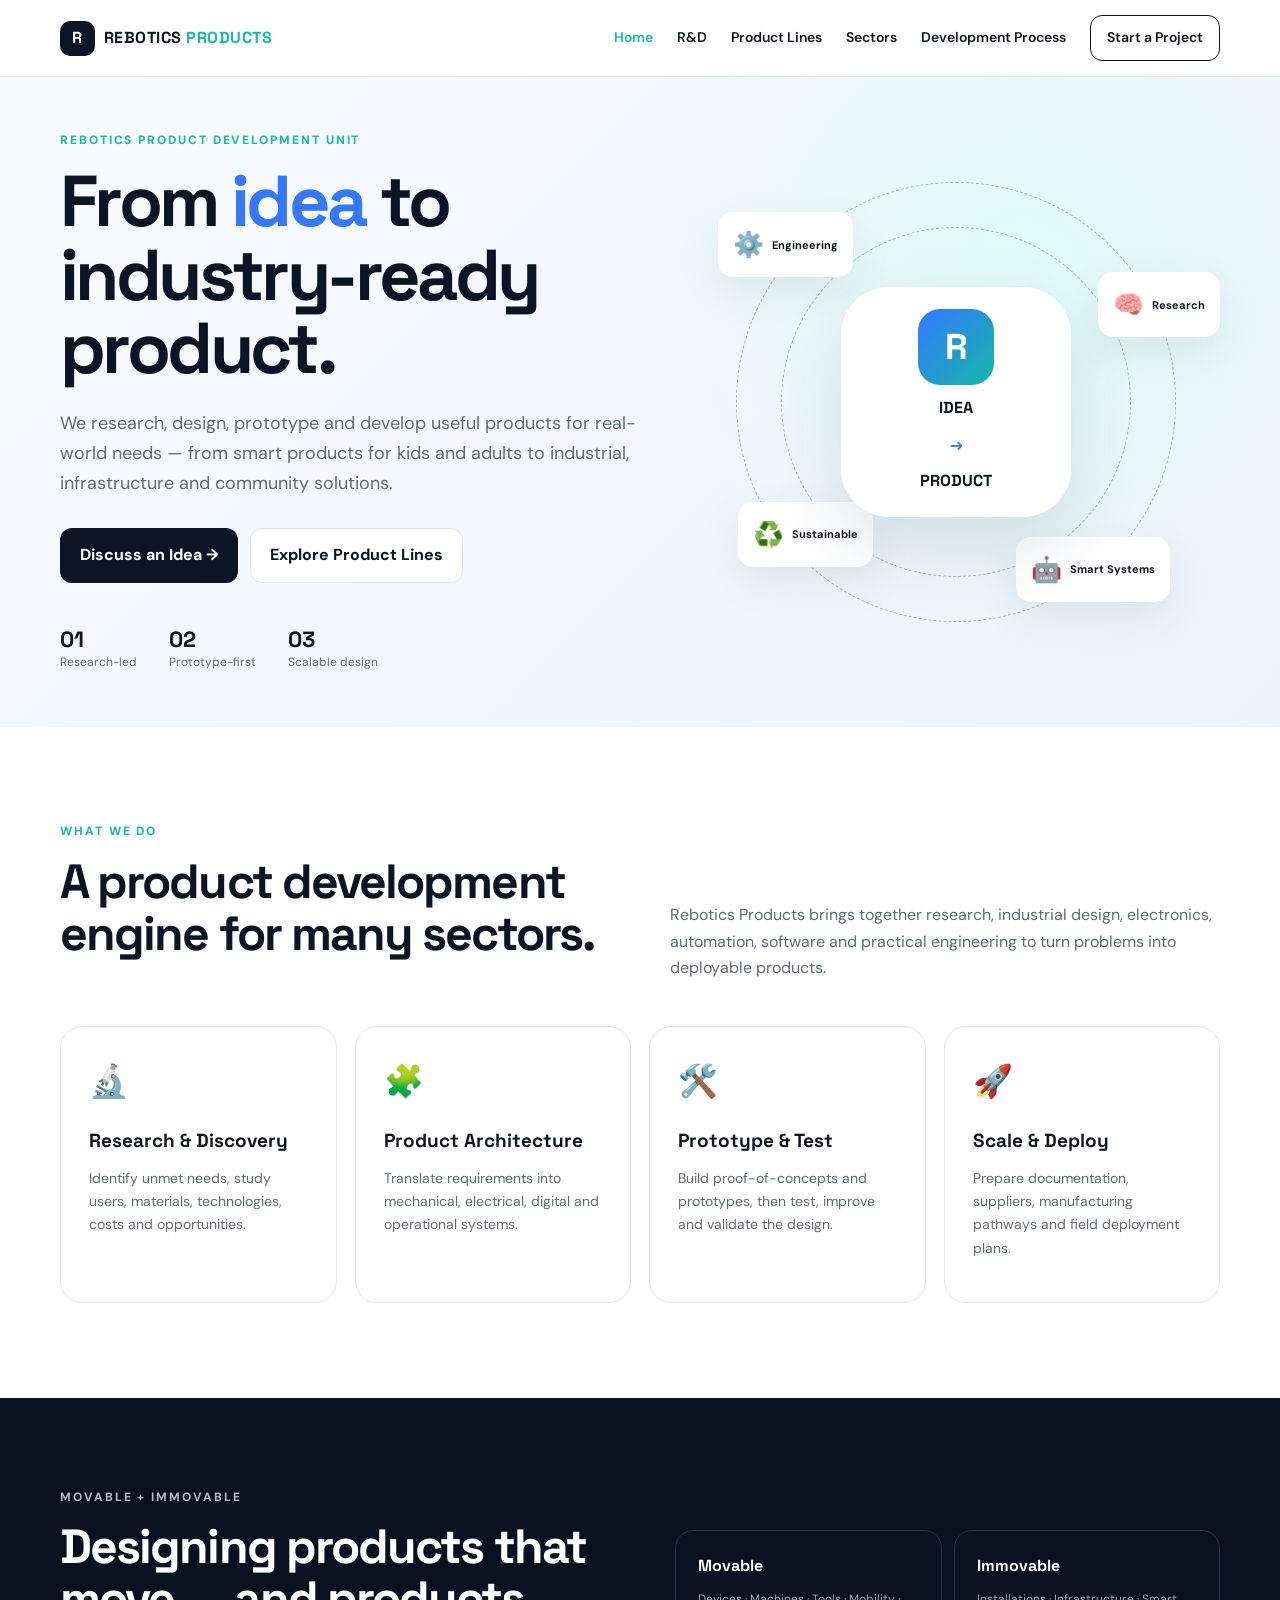
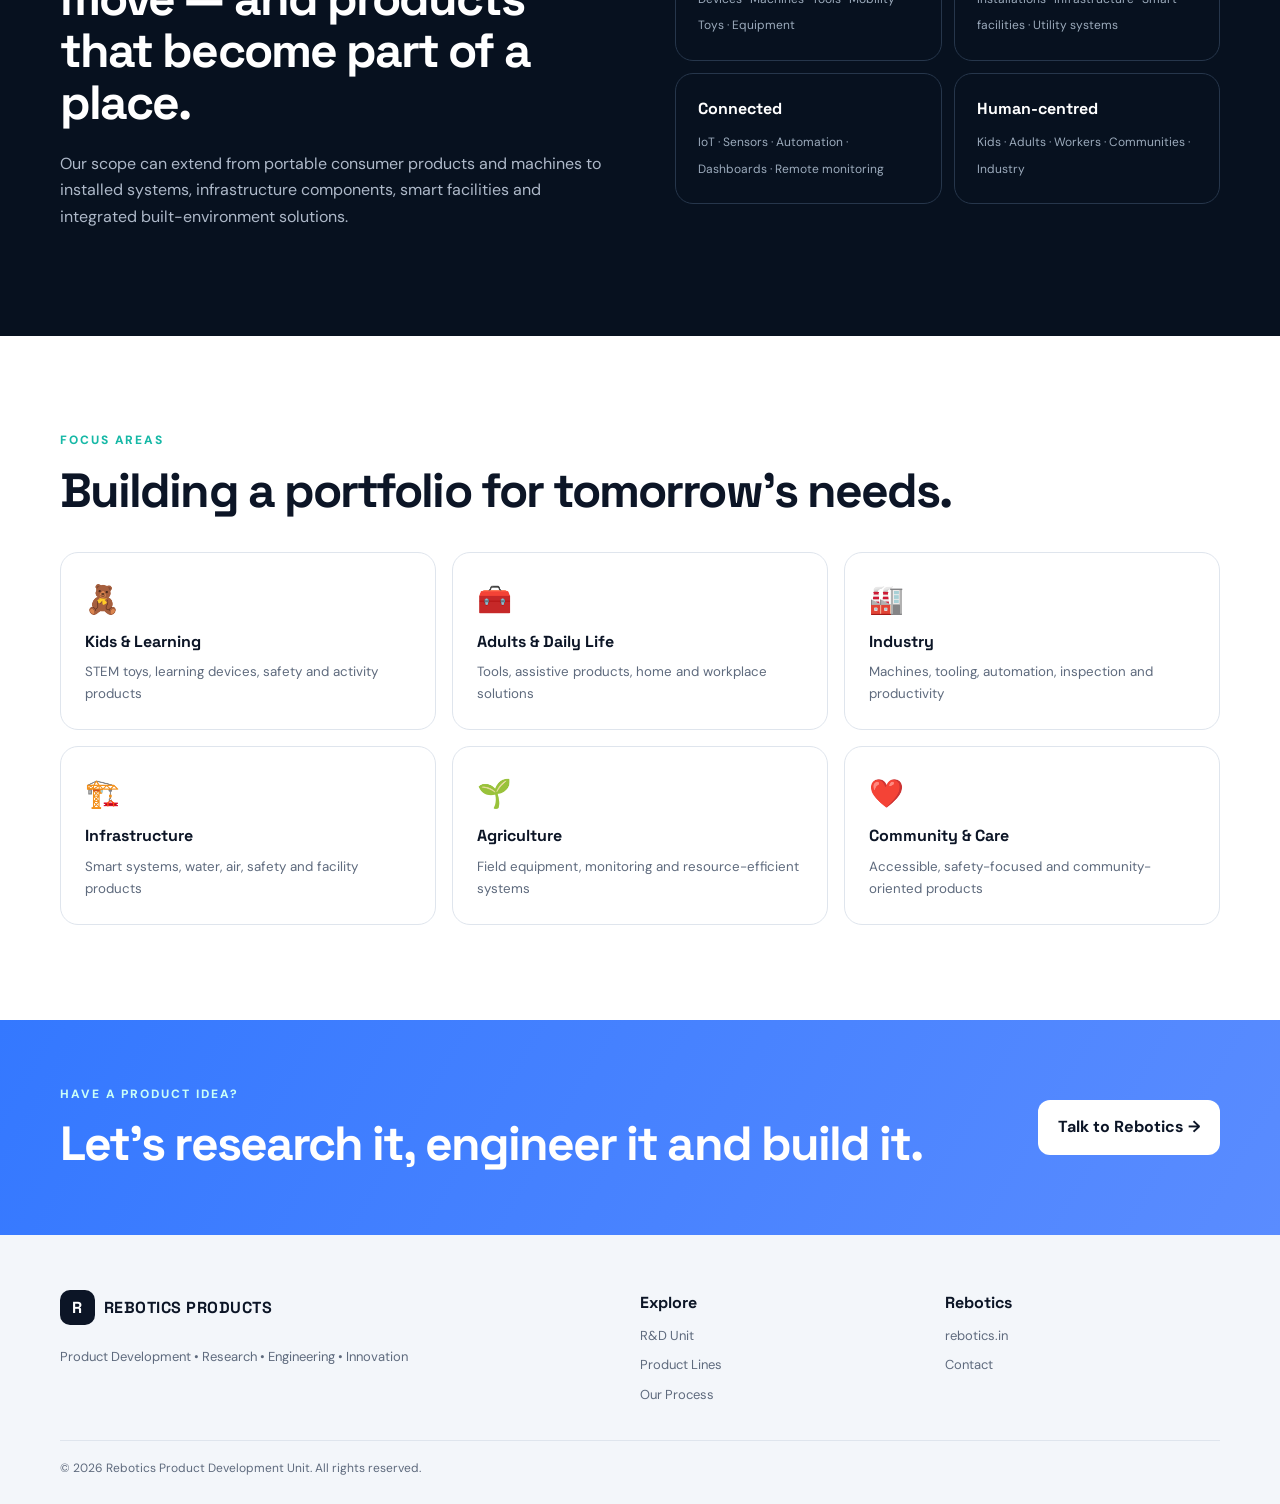
<file: index.html>
<!DOCTYPE html>
<html lang="en">
<head>
<meta charset="UTF-8">
<meta name="viewport" content="width=device-width, initial-scale=1.0">
<meta name="description" content="Rebotics Product Development Unit — research, engineering and development of movable and immovable products for industry, communities, kids and adults.">
<title>Rebotics Products | Product Development & R&D</title>
<link rel="stylesheet" href="style.css">
</head>
<body>
<header class="site-header">
  <div class="container nav">
    <a class="brand" href="index.html"><span class="brand-mark">R</span><span>REBOTICS<span class="accent"> PRODUCTS</span></span></a>
    <button class="menu" aria-label="Open menu">☰</button>
    <nav>
      <a class="active" href="index.html">Home</a>
      <a href="research.html">R&D</a>
      <a href="products.html">Product Lines</a>
      <a href="sectors.html">Sectors</a>
      <a href="process.html">Development Process</a>
      <a href="contact.html" class="nav-cta">Start a Project</a>
    </nav>
  </div>
</header>

<main>
<section class="hero">
  <div class="hero-grid container">
    <div>
      <p class="eyebrow">REBOTICS PRODUCT DEVELOPMENT UNIT</p>
      <h1>From <span>idea</span> to industry-ready product.</h1>
      <p class="hero-copy">We research, design, prototype and develop useful products for real-world needs — from smart products for kids and adults to industrial, infrastructure and community solutions.</p>
      <div class="actions">
        <a class="btn primary" href="contact.html">Discuss an Idea →</a>
        <a class="btn secondary" href="products.html">Explore Product Lines</a>
      </div>
      <div class="stats">
        <div><strong>01</strong><span>Research-led</span></div>
        <div><strong>02</strong><span>Prototype-first</span></div>
        <div><strong>03</strong><span>Scalable design</span></div>
      </div>
    </div>
    <div class="hero-art">
      <div class="orbit o1"></div><div class="orbit o2"></div>
      <div class="product-core">
        <div class="chip">R</div>
        <span>IDEA</span><b>→</b><span>PRODUCT</span>
      </div>
      <div class="float-card c1">⚙️<small>Engineering</small></div>
      <div class="float-card c2">🧠<small>Research</small></div>
      <div class="float-card c3">♻️<small>Sustainable</small></div>
      <div class="float-card c4">🤖<small>Smart Systems</small></div>
    </div>
  </div>
</section>

<section class="section">
<div class="container">
  <div class="section-head">
    <div><p class="eyebrow">WHAT WE DO</p><h2>A product development engine for many sectors.</h2></div>
    <p>Rebotics Products brings together research, industrial design, electronics, automation, software and practical engineering to turn problems into deployable products.</p>
  </div>
  <div class="cards four">
    <article class="card"><div class="icon">🔬</div><h3>Research & Discovery</h3><p>Identify unmet needs, study users, materials, technologies, costs and opportunities.</p></article>
    <article class="card"><div class="icon">🧩</div><h3>Product Architecture</h3><p>Translate requirements into mechanical, electrical, digital and operational systems.</p></article>
    <article class="card"><div class="icon">🛠️</div><h3>Prototype & Test</h3><p>Build proof-of-concepts and prototypes, then test, improve and validate the design.</p></article>
    <article class="card"><div class="icon">🚀</div><h3>Scale & Deploy</h3><p>Prepare documentation, suppliers, manufacturing pathways and field deployment plans.</p></article>
  </div>
</div>
</section>

<section class="dark-section">
<div class="container split">
  <div><p class="eyebrow">MOVABLE + IMMOVABLE</p><h2>Designing products that move — and products that become part of a place.</h2><p>Our scope can extend from portable consumer products and machines to installed systems, infrastructure components, smart facilities and integrated built-environment solutions.</p></div>
  <div class="matrix">
    <div><b>Movable</b><span>Devices · Machines · Tools · Mobility · Toys · Equipment</span></div>
    <div><b>Immovable</b><span>Installations · Infrastructure · Smart facilities · Utility systems</span></div>
    <div><b>Connected</b><span>IoT · Sensors · Automation · Dashboards · Remote monitoring</span></div>
    <div><b>Human-centred</b><span>Kids · Adults · Workers · Communities · Industry</span></div>
  </div>
</div>
</section>

<section class="section">
<div class="container">
  <p class="eyebrow">FOCUS AREAS</p><h2>Building a portfolio for tomorrow's needs.</h2>
  <div class="sector-grid">
    <a href="sectors.html#kids"><span>🧸</span><b>Kids & Learning</b><small>STEM toys, learning devices, safety and activity products</small></a>
    <a href="sectors.html#adult"><span>🧰</span><b>Adults & Daily Life</b><small>Tools, assistive products, home and workplace solutions</small></a>
    <a href="sectors.html#industry"><span>🏭</span><b>Industry</b><small>Machines, tooling, automation, inspection and productivity</small></a>
    <a href="sectors.html#infrastructure"><span>🏗️</span><b>Infrastructure</b><small>Smart systems, water, air, safety and facility products</small></a>
    <a href="sectors.html#agri"><span>🌱</span><b>Agriculture</b><small>Field equipment, monitoring and resource-efficient systems</small></a>
    <a href="sectors.html#health"><span>❤️</span><b>Community & Care</b><small>Accessible, safety-focused and community-oriented products</small></a>
  </div>
</div>
</section>

<section class="cta">
<div class="container cta-inner"><div><p class="eyebrow">HAVE A PRODUCT IDEA?</p><h2>Let's research it, engineer it and build it.</h2></div><a class="btn light" href="contact.html">Talk to Rebotics →</a></div>
</section>
</main>
<footer><div class="container footer-grid"><div><div class="brand"><span class="brand-mark">R</span><span>REBOTICS PRODUCTS</span></div><p>Product Development • Research • Engineering • Innovation</p></div><div><b>Explore</b><a href="research.html">R&D Unit</a><a href="products.html">Product Lines</a><a href="process.html">Our Process</a></div><div><b>Rebotics</b><a href="https://rebotics.in">rebotics.in</a><a href="contact.html">Contact</a></div></div><div class="container copyright">© 2026 Rebotics Product Development Unit. All rights reserved.</div></footer>
<script src="script.js"></script>
</body></html>
</file>
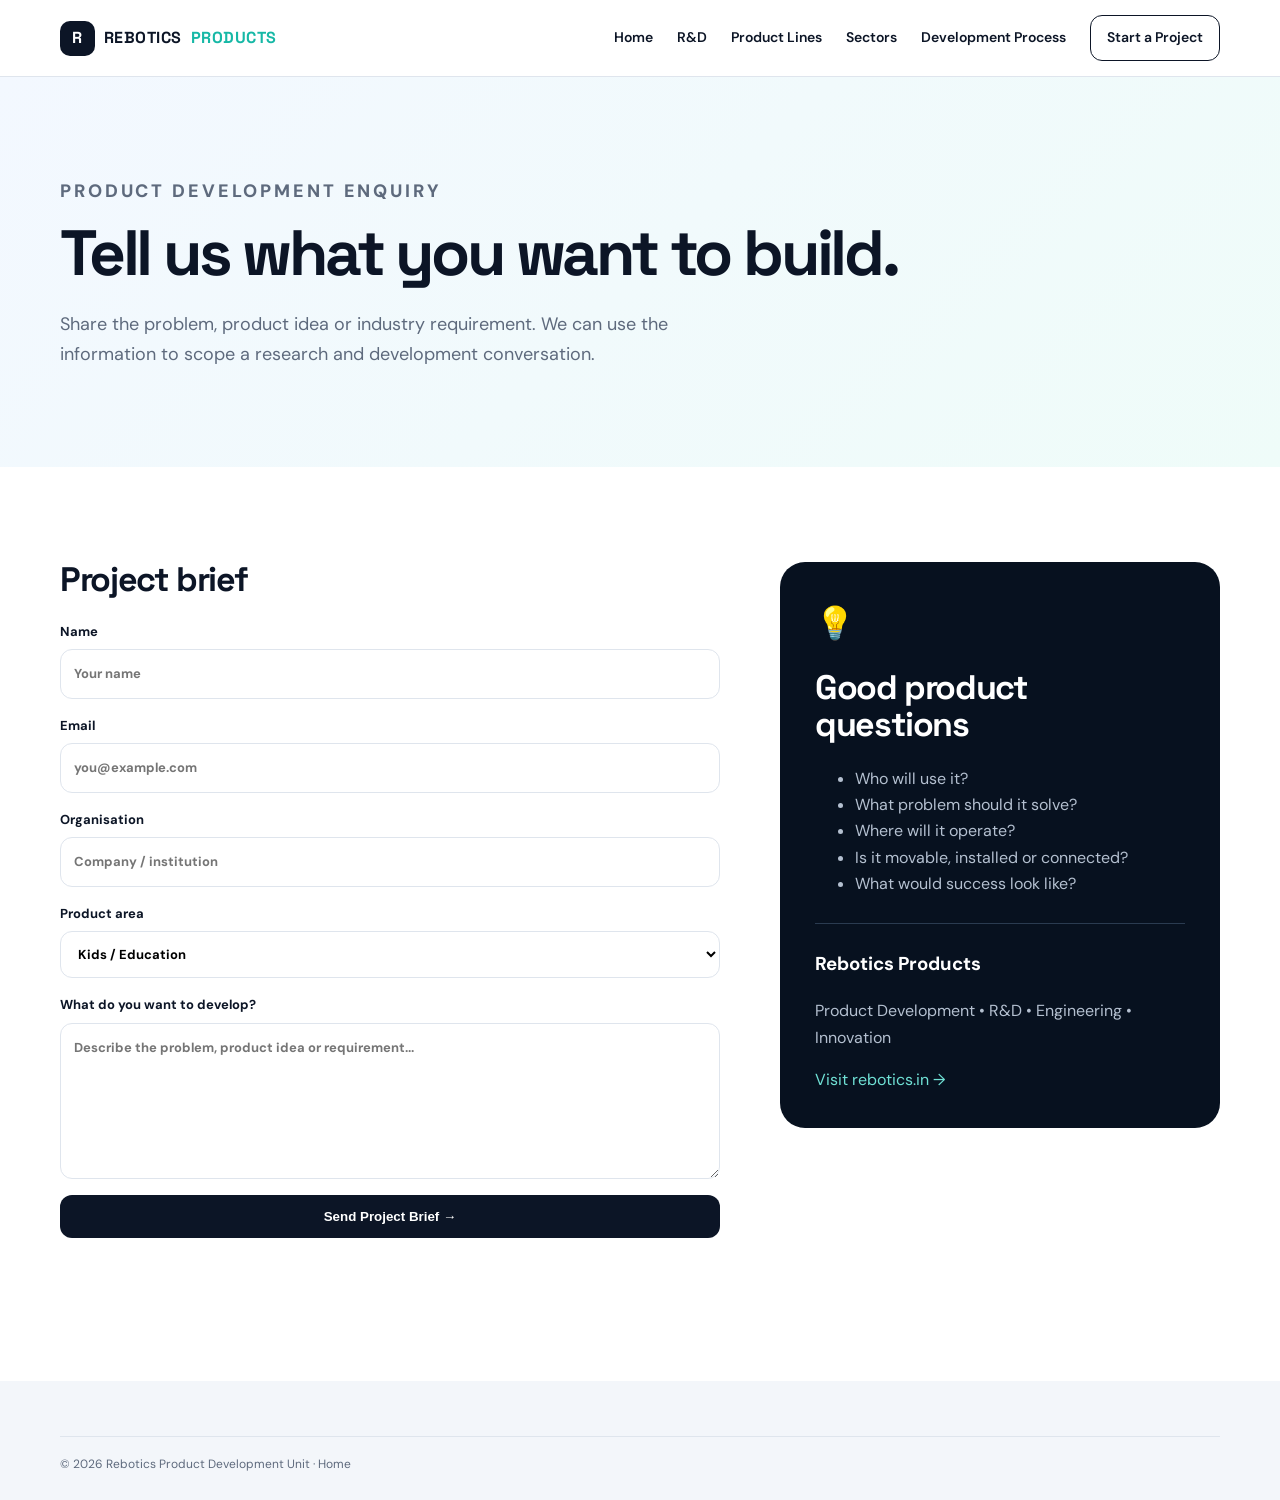
<file: contact.html>
<!DOCTYPE html><html lang="en"><head><meta charset="UTF-8"><meta name="viewport" content="width=device-width,initial-scale=1.0"><title>Start a Project | Rebotics Products</title><link rel="stylesheet" href="style.css"></head><body>
<header class="site-header"><div class="container nav"><a class="brand" href="index.html"><span class="brand-mark">R</span>REBOTICS <span class="accent">PRODUCTS</span></a><button class="menu">☰</button><nav><a href="index.html">Home</a><a href="research.html">R&D</a><a href="products.html">Product Lines</a><a href="sectors.html">Sectors</a><a href="process.html">Development Process</a><a class="active nav-cta" href="contact.html">Start a Project</a></nav></div></header>
<section class="page-hero"><div class="container"><p class="eyebrow">PRODUCT DEVELOPMENT ENQUIRY</p><h1>Tell us what you want to build.</h1><p>Share the problem, product idea or industry requirement. We can use the information to scope a research and development conversation.</p></div></section>
<section class="section"><div class="container contact-grid">
<div><h2>Project brief</h2><form onsubmit="submitForm(event)"><label>Name<input required type="text" placeholder="Your name"></label><label>Email<input required type="email" placeholder="you@example.com"></label><label>Organisation<input type="text" placeholder="Company / institution"></label><label>Product area<select><option>Kids / Education</option><option>Consumer / Adult</option><option>Industrial</option><option>Buildings / Infrastructure</option><option>Agriculture</option><option>Other</option></select></label><label>What do you want to develop?<textarea required rows="6" placeholder="Describe the problem, product idea or requirement..."></textarea></label><button class="btn primary" type="submit">Send Project Brief →</button><p id="form-status"></p></form></div>
<aside class="contact-card"><div class="icon">💡</div><h2>Good product questions</h2><ul><li>Who will use it?</li><li>What problem should it solve?</li><li>Where will it operate?</li><li>Is it movable, installed or connected?</li><li>What would success look like?</li></ul><hr><h3>Rebotics Products</h3><p>Product Development • R&D • Engineering • Innovation</p><a href="https://rebotics.in">Visit rebotics.in →</a></aside>
</div></section>
<footer><div class="container copyright">© 2026 Rebotics Product Development Unit · <a href="index.html">Home</a></div></footer><script src="script.js"></script></body></html>
</file>
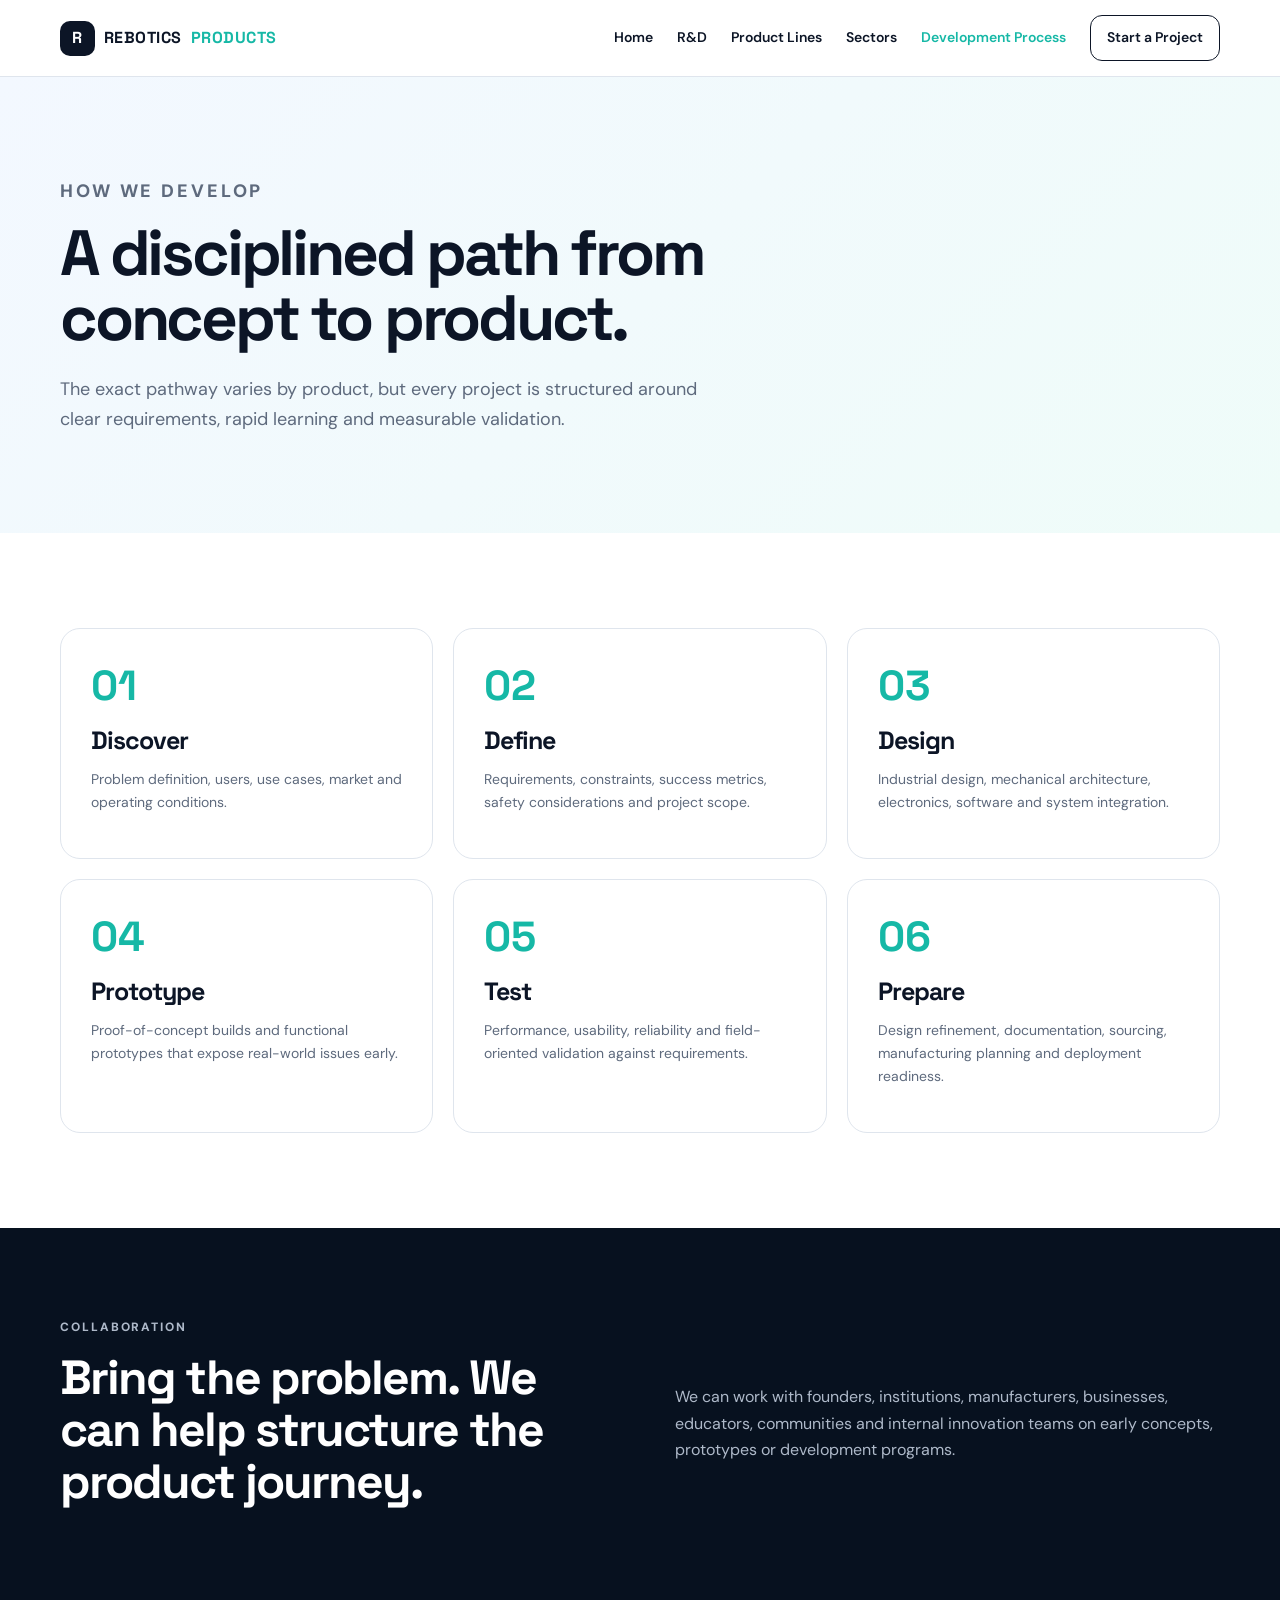
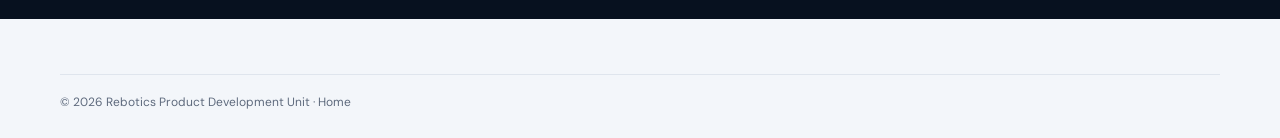
<file: process.html>
<!DOCTYPE html><html lang="en"><head><meta charset="UTF-8"><meta name="viewport" content="width=device-width,initial-scale=1.0"><title>Development Process | Rebotics Products</title><link rel="stylesheet" href="style.css"></head><body>
<header class="site-header"><div class="container nav"><a class="brand" href="index.html"><span class="brand-mark">R</span>REBOTICS <span class="accent">PRODUCTS</span></a><button class="menu">☰</button><nav><a href="index.html">Home</a><a href="research.html">R&D</a><a href="products.html">Product Lines</a><a href="sectors.html">Sectors</a><a class="active" href="process.html">Development Process</a><a href="contact.html" class="nav-cta">Start a Project</a></nav></div></header>
<section class="page-hero"><div class="container"><p class="eyebrow">HOW WE DEVELOP</p><h1>A disciplined path from concept to product.</h1><p>The exact pathway varies by product, but every project is structured around clear requirements, rapid learning and measurable validation.</p></div></section>
<section class="section"><div class="container process-grid">
<div class="process-step"><b>01</b><h2>Discover</h2><p>Problem definition, users, use cases, market and operating conditions.</p></div>
<div class="process-step"><b>02</b><h2>Define</h2><p>Requirements, constraints, success metrics, safety considerations and project scope.</p></div>
<div class="process-step"><b>03</b><h2>Design</h2><p>Industrial design, mechanical architecture, electronics, software and system integration.</p></div>
<div class="process-step"><b>04</b><h2>Prototype</h2><p>Proof-of-concept builds and functional prototypes that expose real-world issues early.</p></div>
<div class="process-step"><b>05</b><h2>Test</h2><p>Performance, usability, reliability and field-oriented validation against requirements.</p></div>
<div class="process-step"><b>06</b><h2>Prepare</h2><p>Design refinement, documentation, sourcing, manufacturing planning and deployment readiness.</p></div>
</div></div></section>
<section class="dark-section"><div class="container split"><div><p class="eyebrow">COLLABORATION</p><h2>Bring the problem. We can help structure the product journey.</h2></div><p>We can work with founders, institutions, manufacturers, businesses, educators, communities and internal innovation teams on early concepts, prototypes or development programs.</p></div></section>
<footer><div class="container copyright">© 2026 Rebotics Product Development Unit · <a href="index.html">Home</a></div></footer><script src="script.js"></script></body></html>
</file>
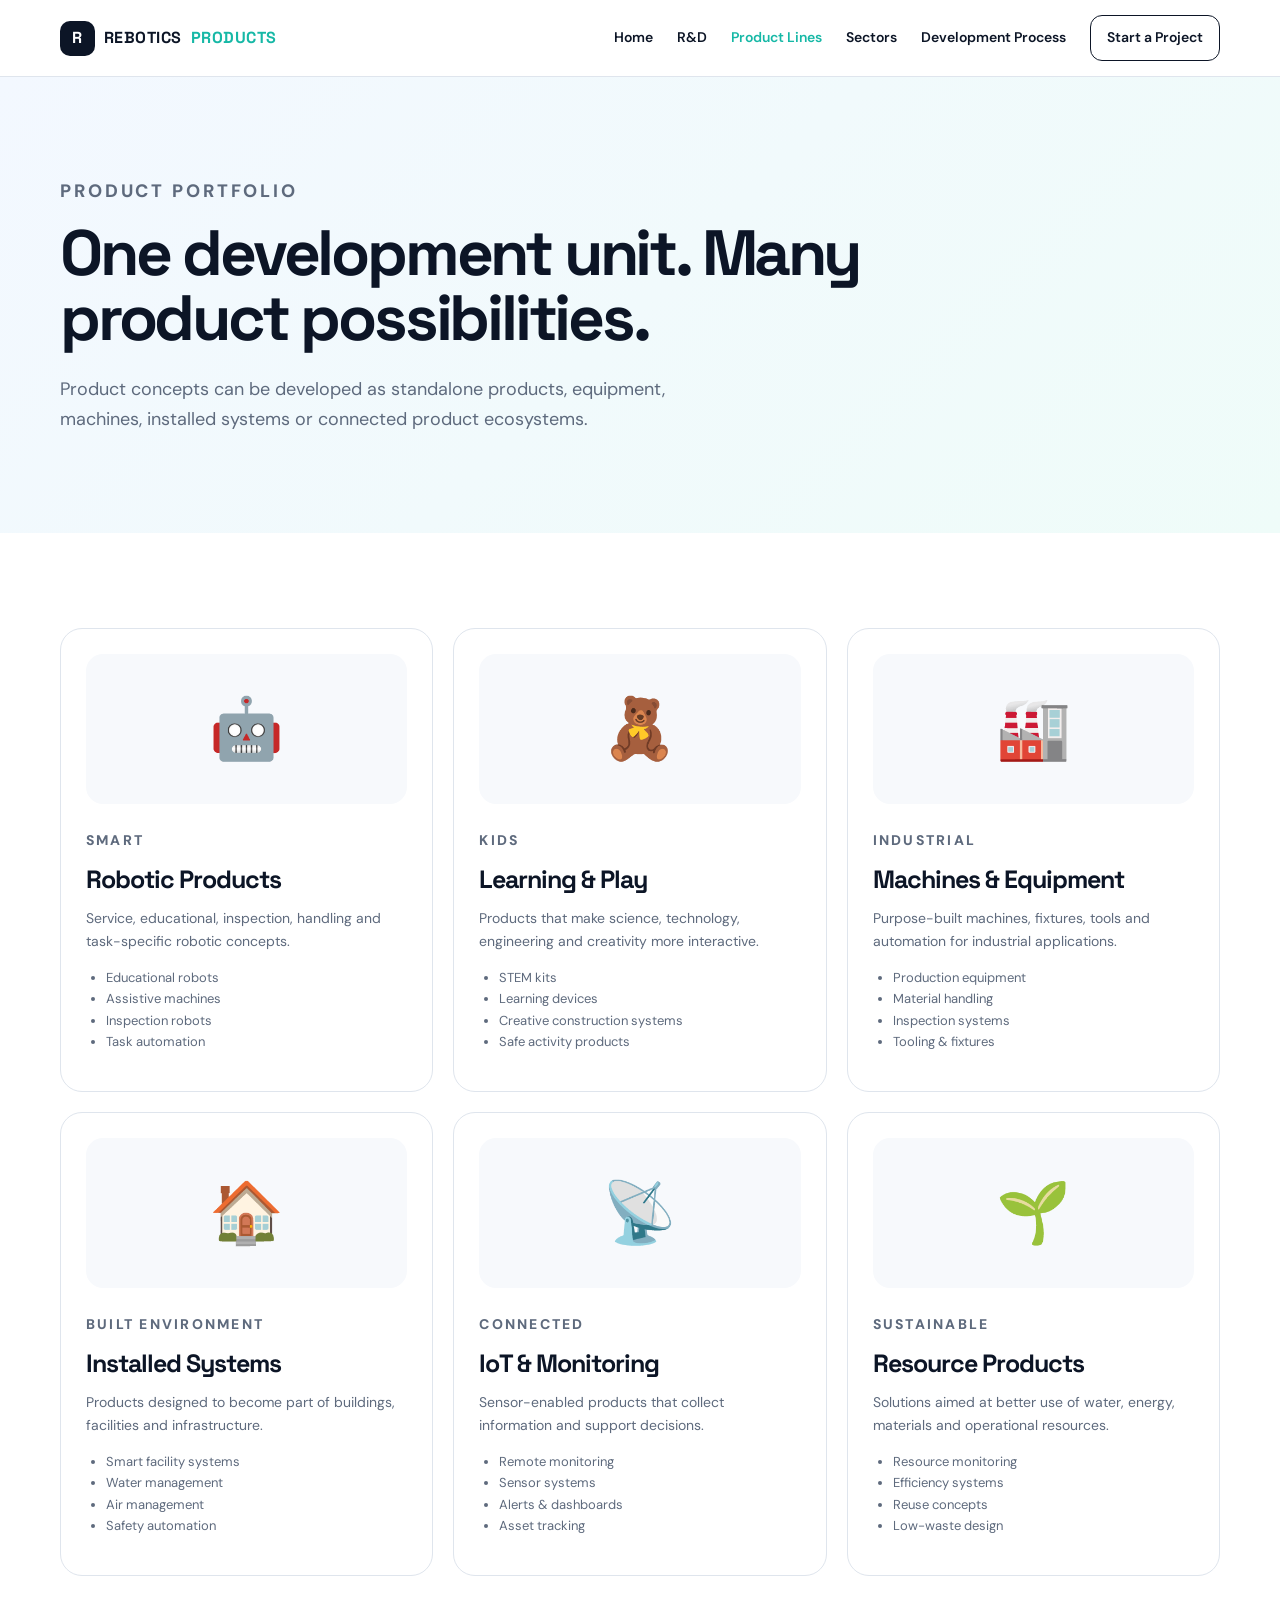
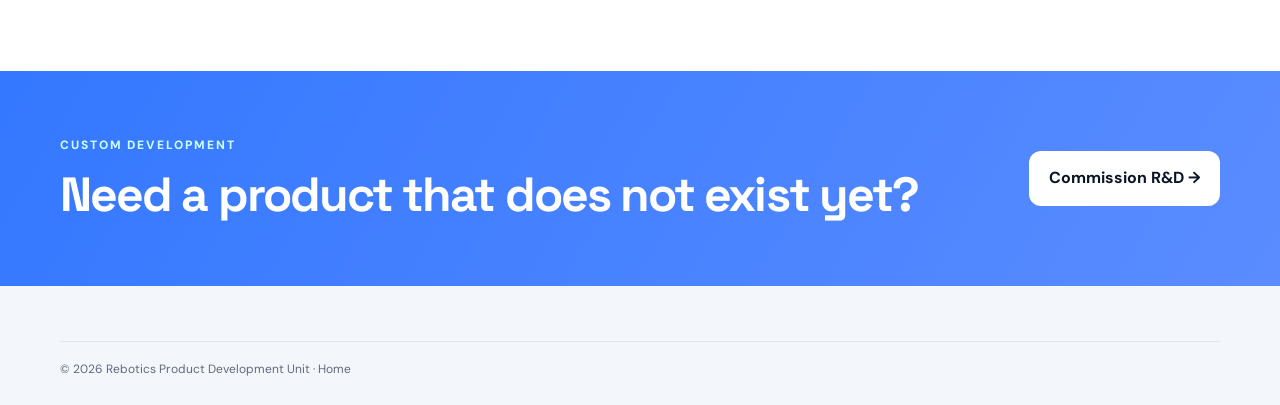
<file: products.html>
<!DOCTYPE html><html lang="en"><head><meta charset="UTF-8"><meta name="viewport" content="width=device-width,initial-scale=1.0"><title>Product Lines | Rebotics Products</title><link rel="stylesheet" href="style.css"></head><body>
<header class="site-header"><div class="container nav"><a class="brand" href="index.html"><span class="brand-mark">R</span>REBOTICS <span class="accent">PRODUCTS</span></a><button class="menu">☰</button><nav><a href="index.html">Home</a><a href="research.html">R&D</a><a class="active" href="products.html">Product Lines</a><a href="sectors.html">Sectors</a><a href="process.html">Development Process</a><a href="contact.html" class="nav-cta">Start a Project</a></nav></div></header>
<section class="page-hero"><div class="container"><p class="eyebrow">PRODUCT PORTFOLIO</p><h1>One development unit. Many product possibilities.</h1><p>Product concepts can be developed as standalone products, equipment, machines, installed systems or connected product ecosystems.</p></div></section>
<section class="section"><div class="container product-grid">
<article class="product-card"><div class="visual">🤖</div><p class="eyebrow">SMART</p><h2>Robotic Products</h2><p>Service, educational, inspection, handling and task-specific robotic concepts.</p><ul><li>Educational robots</li><li>Assistive machines</li><li>Inspection robots</li><li>Task automation</li></ul></article>
<article class="product-card"><div class="visual">🧸</div><p class="eyebrow">KIDS</p><h2>Learning & Play</h2><p>Products that make science, technology, engineering and creativity more interactive.</p><ul><li>STEM kits</li><li>Learning devices</li><li>Creative construction systems</li><li>Safe activity products</li></ul></article>
<article class="product-card"><div class="visual">🏭</div><p class="eyebrow">INDUSTRIAL</p><h2>Machines & Equipment</h2><p>Purpose-built machines, fixtures, tools and automation for industrial applications.</p><ul><li>Production equipment</li><li>Material handling</li><li>Inspection systems</li><li>Tooling & fixtures</li></ul></article>
<article class="product-card"><div class="visual">🏠</div><p class="eyebrow">BUILT ENVIRONMENT</p><h2>Installed Systems</h2><p>Products designed to become part of buildings, facilities and infrastructure.</p><ul><li>Smart facility systems</li><li>Water management</li><li>Air management</li><li>Safety automation</li></ul></article>
<article class="product-card"><div class="visual">📡</div><p class="eyebrow">CONNECTED</p><h2>IoT & Monitoring</h2><p>Sensor-enabled products that collect information and support decisions.</p><ul><li>Remote monitoring</li><li>Sensor systems</li><li>Alerts & dashboards</li><li>Asset tracking</li></ul></article>
<article class="product-card"><div class="visual">🌱</div><p class="eyebrow">SUSTAINABLE</p><h2>Resource Products</h2><p>Solutions aimed at better use of water, energy, materials and operational resources.</p><ul><li>Resource monitoring</li><li>Efficiency systems</li><li>Reuse concepts</li><li>Low-waste design</li></ul></article>
</div></div></section>
<section class="cta"><div class="container cta-inner"><div><p class="eyebrow">CUSTOM DEVELOPMENT</p><h2>Need a product that does not exist yet?</h2></div><a class="btn light" href="contact.html">Commission R&D →</a></div></section>
<footer><div class="container copyright">© 2026 Rebotics Product Development Unit · <a href="index.html">Home</a></div></footer><script src="script.js"></script></body></html>
</file>
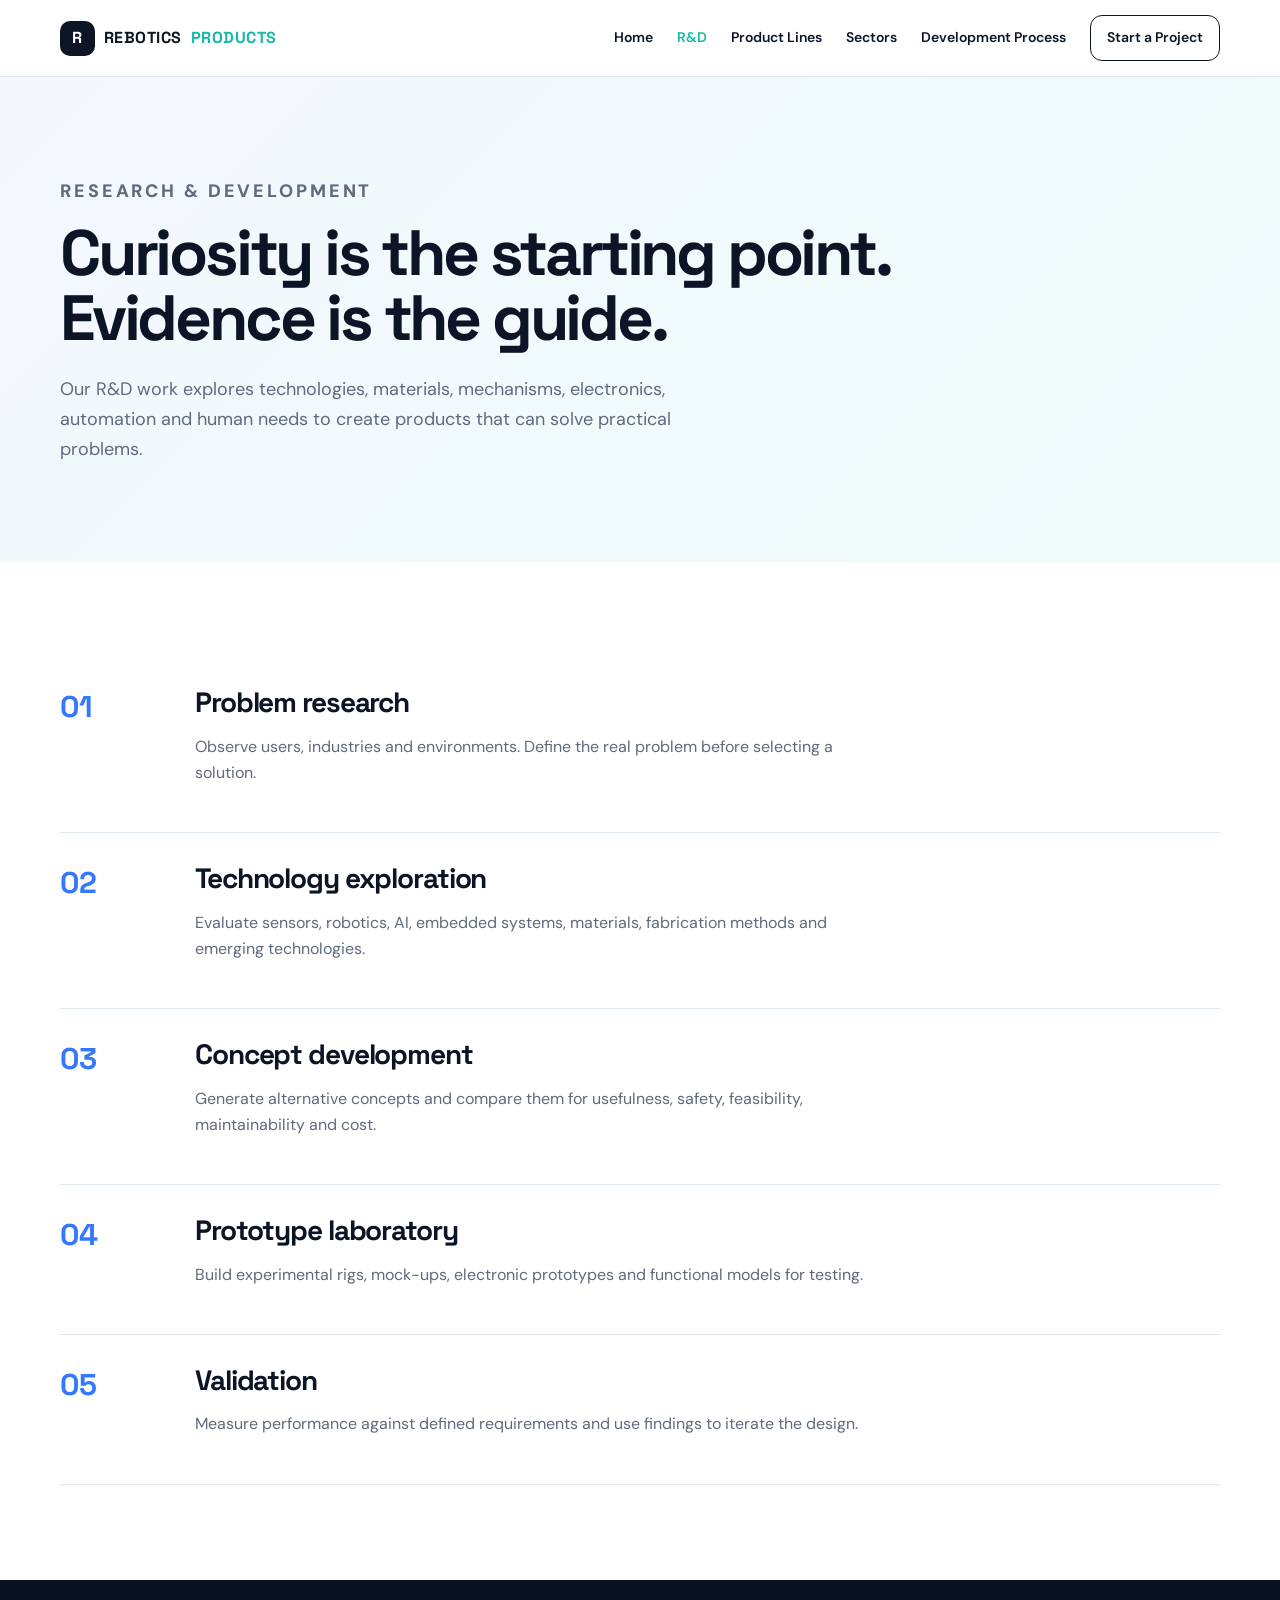
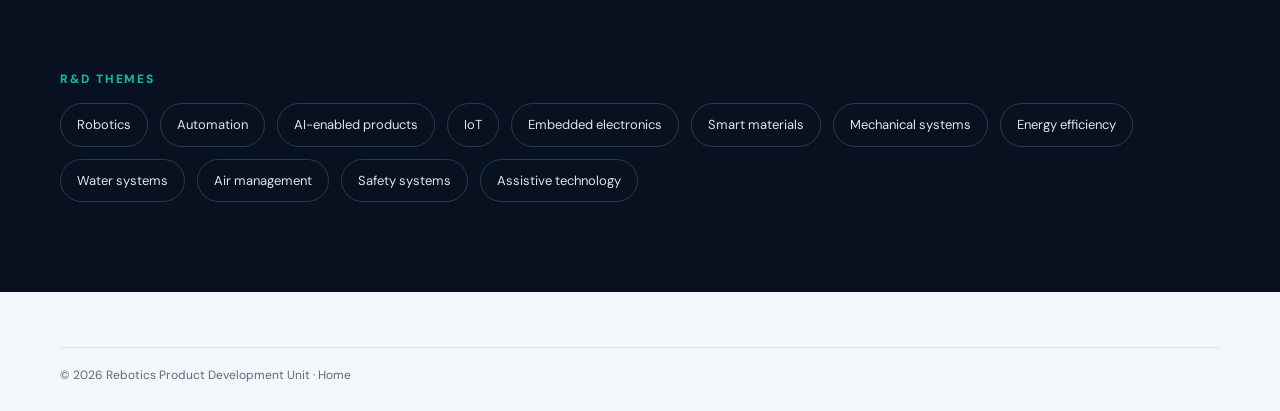
<file: research.html>
<!DOCTYPE html><html lang="en"><head><meta charset="UTF-8"><meta name="viewport" content="width=device-width,initial-scale=1.0"><title>R&D | Rebotics Products</title><link rel="stylesheet" href="style.css"></head><body>
<header class="site-header"><div class="container nav"><a class="brand" href="index.html"><span class="brand-mark">R</span>REBOTICS <span class="accent">PRODUCTS</span></a><button class="menu">☰</button><nav><a href="index.html">Home</a><a class="active" href="research.html">R&D</a><a href="products.html">Product Lines</a><a href="sectors.html">Sectors</a><a href="process.html">Development Process</a><a href="contact.html" class="nav-cta">Start a Project</a></nav></div></header>
<section class="page-hero"><div class="container"><p class="eyebrow">RESEARCH & DEVELOPMENT</p><h1>Curiosity is the starting point. Evidence is the guide.</h1><p>Our R&D work explores technologies, materials, mechanisms, electronics, automation and human needs to create products that can solve practical problems.</p></div></section>
<section class="section"><div class="container"><div class="timeline">
<div><span>01</span><article><h2>Problem research</h2><p>Observe users, industries and environments. Define the real problem before selecting a solution.</p></article></div>
<div><span>02</span><article><h2>Technology exploration</h2><p>Evaluate sensors, robotics, AI, embedded systems, materials, fabrication methods and emerging technologies.</p></article></div>
<div><span>03</span><article><h2>Concept development</h2><p>Generate alternative concepts and compare them for usefulness, safety, feasibility, maintainability and cost.</p></article></div>
<div><span>04</span><article><h2>Prototype laboratory</h2><p>Build experimental rigs, mock-ups, electronic prototypes and functional models for testing.</p></article></div>
<div><span>05</span><article><h2>Validation</h2><p>Measure performance against defined requirements and use findings to iterate the design.</p></article></div>
</div></div></section>
<section class="dark-section"><div class="container"><p class="eyebrow">R&D THEMES</p><div class="tags"><span>Robotics</span><span>Automation</span><span>AI-enabled products</span><span>IoT</span><span>Embedded electronics</span><span>Smart materials</span><span>Mechanical systems</span><span>Energy efficiency</span><span>Water systems</span><span>Air management</span><span>Safety systems</span><span>Assistive technology</span></div></div></section>
<footer><div class="container copyright">© 2026 Rebotics Product Development Unit · <a href="index.html">Home</a></div></footer><script src="script.js"></script></body></html>
</file>
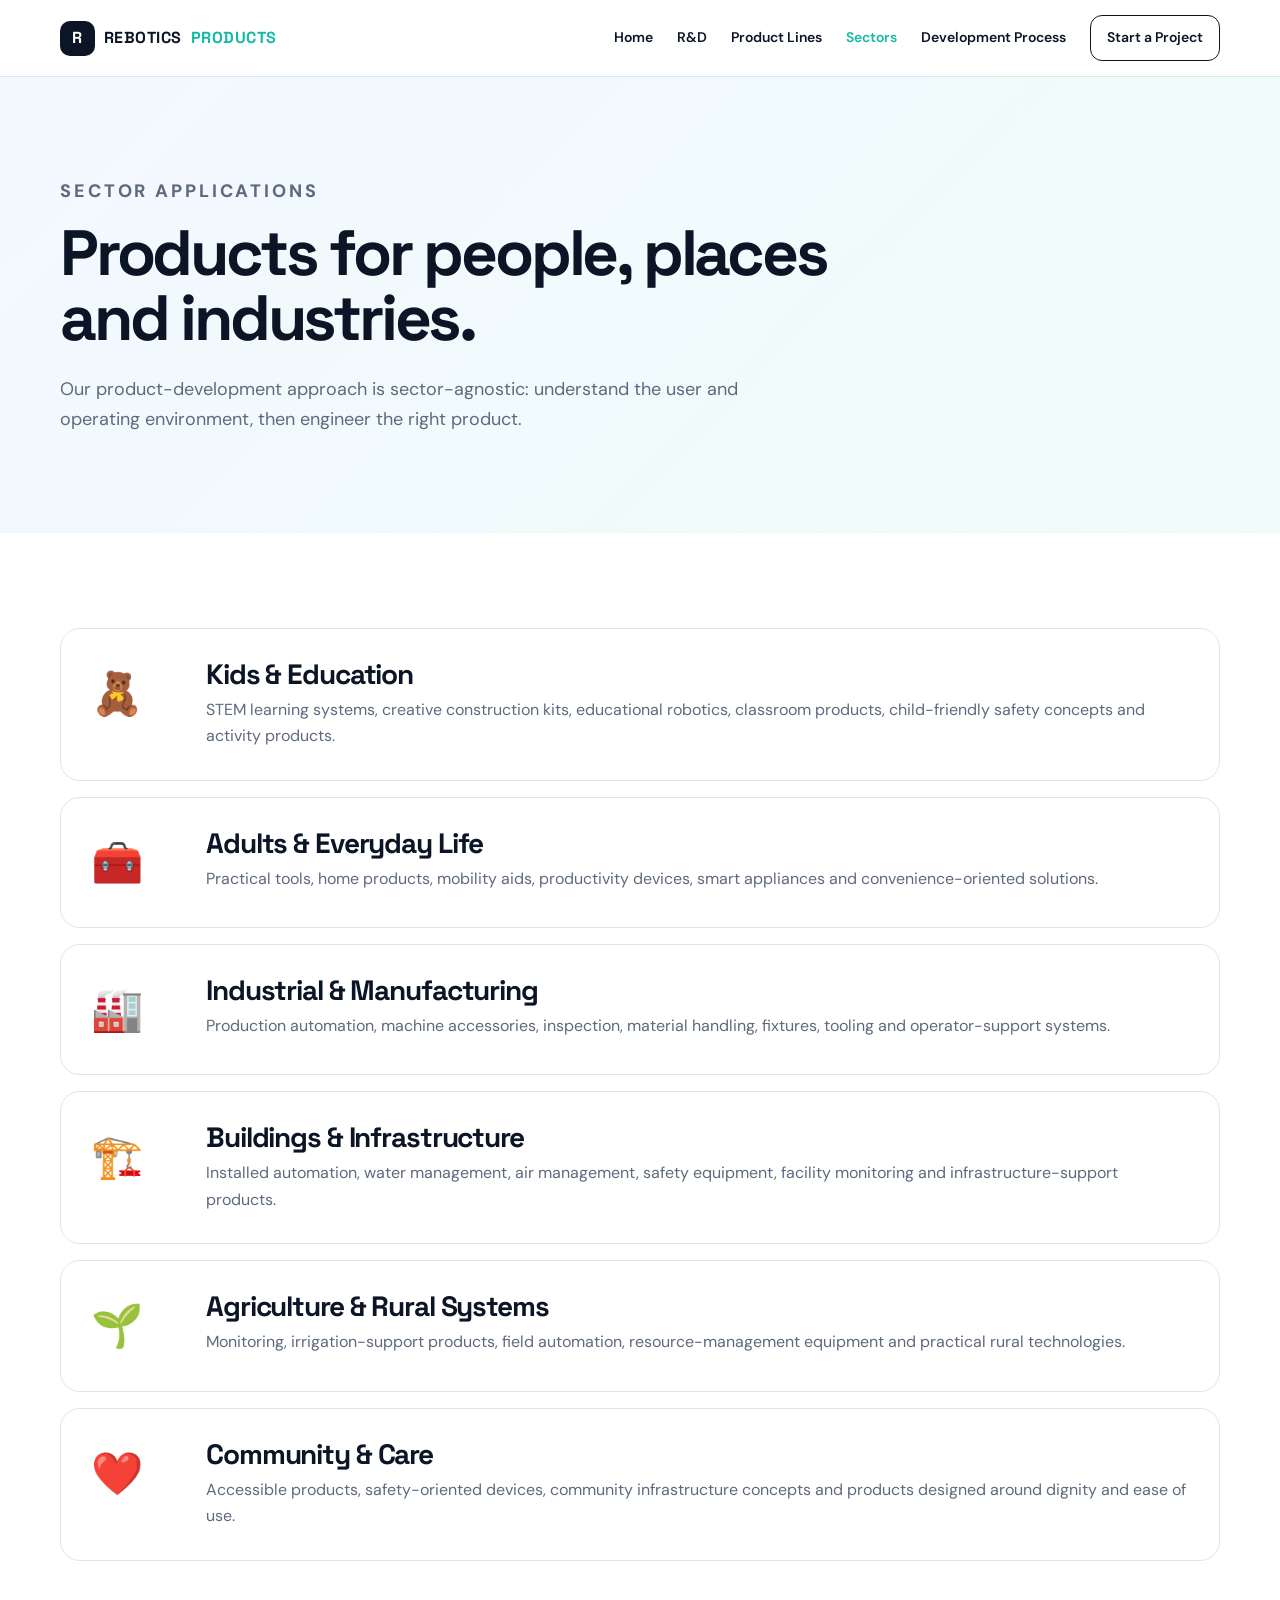
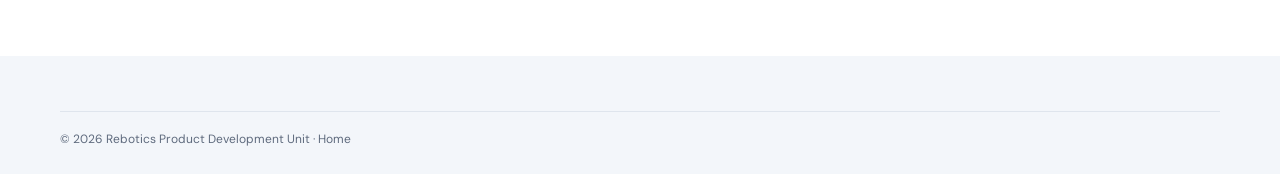
<file: sectors.html>
<!DOCTYPE html><html lang="en"><head><meta charset="UTF-8"><meta name="viewport" content="width=device-width,initial-scale=1.0"><title>Sectors | Rebotics Products</title><link rel="stylesheet" href="style.css"></head><body>
<header class="site-header"><div class="container nav"><a class="brand" href="index.html"><span class="brand-mark">R</span>REBOTICS <span class="accent">PRODUCTS</span></a><button class="menu">☰</button><nav><a href="index.html">Home</a><a href="research.html">R&D</a><a href="products.html">Product Lines</a><a class="active" href="sectors.html">Sectors</a><a href="process.html">Development Process</a><a href="contact.html" class="nav-cta">Start a Project</a></nav></div></header>
<section class="page-hero"><div class="container"><p class="eyebrow">SECTOR APPLICATIONS</p><h1>Products for people, places and industries.</h1><p>Our product-development approach is sector-agnostic: understand the user and operating environment, then engineer the right product.</p></div></section>
<section class="section"><div class="container sector-list">
<article id="kids"><span>🧸</span><div><h2>Kids & Education</h2><p>STEM learning systems, creative construction kits, educational robotics, classroom products, child-friendly safety concepts and activity products.</p></div></article>
<article id="adult"><span>🧰</span><div><h2>Adults & Everyday Life</h2><p>Practical tools, home products, mobility aids, productivity devices, smart appliances and convenience-oriented solutions.</p></div></article>
<article id="industry"><span>🏭</span><div><h2>Industrial & Manufacturing</h2><p>Production automation, machine accessories, inspection, material handling, fixtures, tooling and operator-support systems.</p></div></article>
<article id="infrastructure"><span>🏗️</span><div><h2>Buildings & Infrastructure</h2><p>Installed automation, water management, air management, safety equipment, facility monitoring and infrastructure-support products.</p></div></article>
<article id="agri"><span>🌱</span><div><h2>Agriculture & Rural Systems</h2><p>Monitoring, irrigation-support products, field automation, resource-management equipment and practical rural technologies.</p></div></article>
<article id="health"><span>❤️</span><div><h2>Community & Care</h2><p>Accessible products, safety-oriented devices, community infrastructure concepts and products designed around dignity and ease of use.</p></div></article>
</div></div></section>
<footer><div class="container copyright">© 2026 Rebotics Product Development Unit · <a href="index.html">Home</a></div></footer><script src="script.js"></script></body></html>
</file>
<file: style.css>
@import url('https://fonts.googleapis.com/css2?family=DM+Sans:wght@400;500;600;700&family=Space+Grotesk:wght@500;600;700&display=swap');
:root{--ink:#0c1526;--muted:#5e6a7d;--line:#dfe5ed;--bg:#f7f9fc;--white:#fff;--accent:#16b8a6;--accent2:#3478ff;--dark:#07111f;--radius:22px}
*{box-sizing:border-box}html{scroll-behavior:smooth}body{margin:0;font-family:"DM Sans",Arial,sans-serif;color:var(--ink);background:var(--white);line-height:1.65}a{text-decoration:none;color:inherit}.container{width:min(1160px,92%);margin:auto}.site-header{position:sticky;top:0;z-index:50;background:rgba(255,255,255,.94);backdrop-filter:blur(14px);border-bottom:1px solid var(--line)}.nav{height:76px;display:flex;align-items:center;justify-content:space-between}.brand{font-family:"Space Grotesk";font-weight:700;letter-spacing:.03em;display:flex;gap:9px;align-items:center}.brand-mark{width:35px;height:35px;display:grid;place-items:center;background:var(--ink);color:#fff;border-radius:10px}.accent,.eyebrow{color:var(--accent)}nav{display:flex;align-items:center;gap:24px;font-size:14px;font-weight:600}nav a:hover,nav .active{color:var(--accent)}.nav-cta{padding:10px 16px;border:1px solid var(--ink);border-radius:12px!important;color:var(--ink)!important}.menu{display:none;border:0;background:none;font-size:25px}
.hero{background:radial-gradient(circle at 80% 30%,#dffbf6 0,transparent 34%),linear-gradient(135deg,#f8fbff,#eef3fa);min-height:650px;display:flex;align-items:center}.hero-grid{display:grid;grid-template-columns:1.05fr .95fr;gap:50px;align-items:center}.eyebrow{font-size:12px;font-weight:800;letter-spacing:.16em;margin:0 0 14px}.hero h1,.page-hero h1{font:700 clamp(42px,6vw,72px)/1.02 "Space Grotesk";margin:0 0 24px;letter-spacing:-.05em}.hero h1 span{color:var(--accent2)}.hero-copy,.page-hero p{font-size:18px;color:var(--muted);max-width:680px}.actions{display:flex;gap:12px;flex-wrap:wrap;margin:30px 0}.btn{display:inline-block;padding:13px 19px;border-radius:12px;font-weight:700;border:1px solid transparent}.primary{background:var(--ink);color:#fff}.secondary{border-color:var(--line);background:#fff}.light{background:#fff;color:var(--ink)}.stats{display:flex;gap:32px;margin-top:42px}.stats div{display:flex;flex-direction:column}.stats strong{font:700 22px "Space Grotesk"}.stats span{font-size:12px;color:var(--muted)}.hero-art{height:440px;position:relative;display:grid;place-items:center}.product-core{width:230px;height:230px;border-radius:48px;background:#fff;box-shadow:0 30px 70px #213b5c20;display:flex;flex-direction:column;align-items:center;justify-content:center;gap:10px;font-family:"Space Grotesk";font-weight:700;position:relative;z-index:2}.chip{width:76px;height:76px;border-radius:22px;background:linear-gradient(135deg,var(--accent2),var(--accent));color:#fff;display:grid;place-items:center;font-size:36px}.product-core b{color:var(--accent2)}.orbit{position:absolute;border:1px dashed #9fb1c7;border-radius:50%}.o1{width:350px;height:350px}.o2{width:440px;height:440px}.float-card{position:absolute;background:#fff;padding:12px 15px;border-radius:15px;box-shadow:0 15px 40px #213b5c18;font-size:25px;display:flex;gap:8px;align-items:center}.float-card small{font-size:11px;font-weight:700}.c1{top:30px;left:25px}.c2{top:90px;right:0}.c3{bottom:55px;left:45px}.c4{bottom:20px;right:50px}
.section{padding:95px 0}.section h2,.dark-section h2,.cta h2{font:700 clamp(30px,4vw,48px)/1.08 "Space Grotesk";letter-spacing:-.04em;margin:0 0 22px}.section-head{display:grid;grid-template-columns:1fr 1fr;gap:60px;align-items:end;margin-bottom:45px}.section-head>p{color:var(--muted);margin:0}.cards{display:grid;gap:18px}.four{grid-template-columns:repeat(4,1fr)}.card{padding:28px;border:1px solid var(--line);border-radius:var(--radius);background:#fff}.card:hover,.product-card:hover{transform:translateY(-4px);box-shadow:0 18px 50px #13294b12;transition:.25s}.icon{font-size:32px;margin-bottom:20px}.card h3{font:700 19px "Space Grotesk";margin:0 0 10px}.card p,.product-card p,.process-step p{color:var(--muted);font-size:14px}.dark-section{padding:90px 0;background:var(--dark);color:#fff}.split{display:grid;grid-template-columns:1fr 1fr;gap:70px;align-items:center}.split p{color:#aeb9c9}.matrix{display:grid;grid-template-columns:1fr 1fr;gap:12px}.matrix div{border:1px solid #26364b;padding:22px;border-radius:18px}.matrix b{display:block;font-family:"Space Grotesk";margin-bottom:6px}.matrix span{font-size:12px;color:#9cabbc}.sector-grid{display:grid;grid-template-columns:repeat(3,1fr);gap:16px;margin-top:35px}.sector-grid a{border:1px solid var(--line);padding:24px;border-radius:18px;display:flex;flex-direction:column;gap:6px}.sector-grid span{font-size:28px}.sector-grid b{font-family:"Space Grotesk"}.sector-grid small{color:var(--muted)}.cta{background:linear-gradient(120deg,var(--accent2),#5a8cff);color:#fff;padding:65px 0}.cta .eyebrow{color:#c9fff7}.cta-inner{display:flex;justify-content:space-between;align-items:center;gap:30px}.cta h2{margin:0}.page-hero{padding:100px 0 80px;background:linear-gradient(135deg,#f3f8ff,#effcf9)}.page-hero h1{max-width:850px;font-size:clamp(40px,6vw,64px)}.product-grid{display:grid;grid-template-columns:repeat(3,1fr);gap:20px}.product-card{border:1px solid var(--line);border-radius:var(--radius);padding:25px}.visual{height:150px;background:var(--bg);border-radius:17px;display:grid;place-items:center;font-size:60px;margin-bottom:25px}.product-card h2{font-size:25px;margin:0 0 10px}.product-card ul{padding-left:20px;color:var(--muted);font-size:13px}.timeline>div{display:grid;grid-template-columns:100px 1fr;gap:35px;border-bottom:1px solid var(--line);padding:30px 0}.timeline>div>span{font:700 30px "Space Grotesk";color:var(--accent2)}.timeline h2{font-size:28px;margin:0 0 7px}.timeline p{color:var(--muted);max-width:700px}.tags{display:flex;flex-wrap:wrap;gap:12px}.tags span{border:1px solid #2a3b50;border-radius:99px;padding:10px 16px;color:#dce5ef;font-size:13px}.sector-list{display:grid;gap:16px}.sector-list article{display:grid;grid-template-columns:90px 1fr;gap:25px;border:1px solid var(--line);border-radius:20px;padding:30px}.sector-list article>span{font-size:42px}.sector-list h2{font-size:28px;margin:0 0 8px}.sector-list p{margin:0;color:var(--muted)}.process-grid{display:grid;grid-template-columns:repeat(3,1fr);gap:20px}.process-step{padding:30px;border:1px solid var(--line);border-radius:20px}.process-step>b{font:700 42px "Space Grotesk";color:var(--accent)}.process-step h2{font-size:25px;margin:15px 0 5px}.contact-grid{display:grid;grid-template-columns:1.2fr .8fr;gap:60px}.contact-grid h2{font-size:34px}form{display:grid;gap:16px}label{font-size:13px;font-weight:700;display:grid;gap:7px}input,textarea,select{font:inherit;border:1px solid var(--line);border-radius:12px;padding:13px;background:#fff}textarea{resize:vertical}.contact-card{background:var(--dark);color:#fff;border-radius:25px;padding:35px;height:max-content}.contact-card p,.contact-card li{color:#b4c0d0}.contact-card a{color:#70e1d5}.contact-card hr{border:0;border-top:1px solid #2a3b50;margin:25px 0}footer{padding:55px 0 25px;background:#f3f6fa}.footer-grid{display:grid;grid-template-columns:2fr 1fr 1fr;gap:30px;padding-bottom:35px}.footer-grid>div{display:flex;flex-direction:column;gap:8px}.footer-grid p{color:var(--muted);font-size:13px}.footer-grid b{font-family:"Space Grotesk"}.footer-grid a{font-size:13px;color:var(--muted)}.copyright{border-top:1px solid var(--line);padding-top:18px;color:var(--muted);font-size:12px}
@media(max-width:850px){nav{display:none;position:absolute;top:76px;left:0;right:0;background:#fff;padding:20px;flex-direction:column;align-items:stretch;border-bottom:1px solid var(--line)}nav.open{display:flex}.menu{display:block}.hero-grid,.split,.contact-grid,.section-head{grid-template-columns:1fr}.hero{padding:65px 0}.hero-art{height:360px}.four,.sector-grid,.product-grid,.process-grid{grid-template-columns:1fr 1fr}.footer-grid{grid-template-columns:1fr 1fr}.cta-inner{align-items:flex-start;flex-direction:column}}
@media(max-width:560px){.four,.sector-grid,.product-grid,.process-grid,.footer-grid,.matrix{grid-template-columns:1fr}.hero-art{transform:scale(.8);margin:-30px 0}.stats{gap:18px}.page-hero{padding:70px 0 55px}.section{padding:65px 0}.sector-list article{grid-template-columns:55px 1fr;padding:22px}.timeline>div{grid-template-columns:55px 1fr;gap:15px}}
</file>
